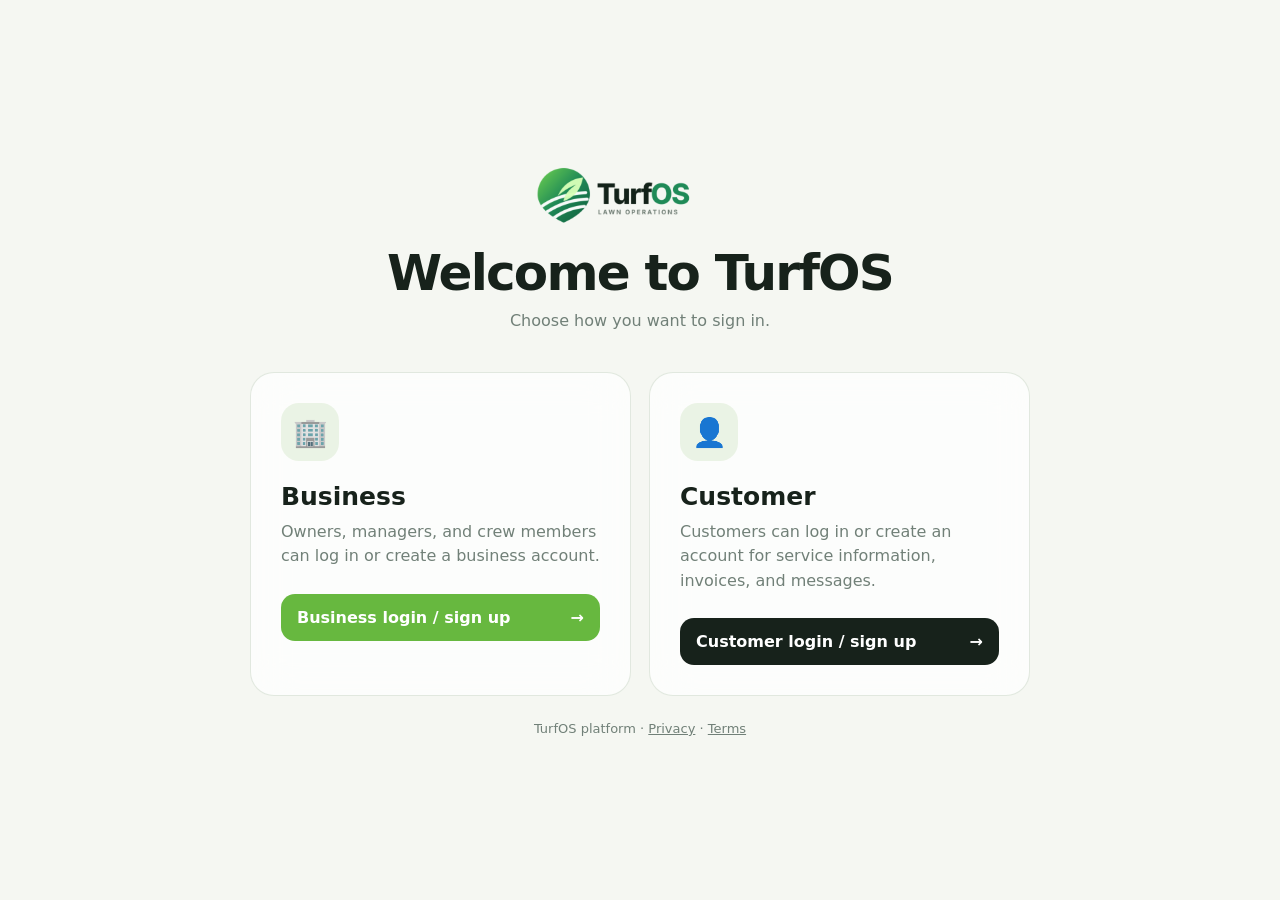
<file: index.html>
<!DOCTYPE html>
<html lang="en">
<head>
<meta charset="UTF-8">
<meta name="viewport" content="width=device-width, initial-scale=1, viewport-fit=cover">
<title>TurfOS — Sign in</title>
<meta name="description" content="Sign in to TurfOS as a business or customer.">
<meta name="theme-color" content="#F5F7F2">
<link rel="icon" type="image/png" href="assets/images/icon-192.png">
<link rel="apple-touch-icon" href="assets/images/apple-touch-icon.png">
<link rel="manifest" href="manifest.webmanifest">

<link rel="stylesheet" href="css/index.css"></head>
<body>
<main class="shell">
  <div class="brand"><img src="assets/images/turfos-logo.png" alt="TurfOS" onerror="this.style.display='none'"><h1>Welcome to TurfOS</h1><p>Choose how you want to sign in.</p></div>
  <div class="choices">
    <a class="choice" href="pages/business.html"><div class="icon">🏢</div><h2>Business</h2><p>Owners, managers, and crew members can log in or create a business account.</p><div class="go"><span>Business login / sign up</span><span>→</span></div></a>
    <a class="choice customer" href="pages/customer.html"><div class="icon">👤</div><h2>Customer</h2><p>Customers can log in or create an account for service information, invoices, and messages.</p><div class="go"><span>Customer login / sign up</span><span>→</span></div></a>
  </div>
  <div class="note">TurfOS platform · <a href="pages/privacy.html">Privacy</a> · <a href="pages/terms.html">Terms</a></div>
</main>
</body>
</html>
</file>
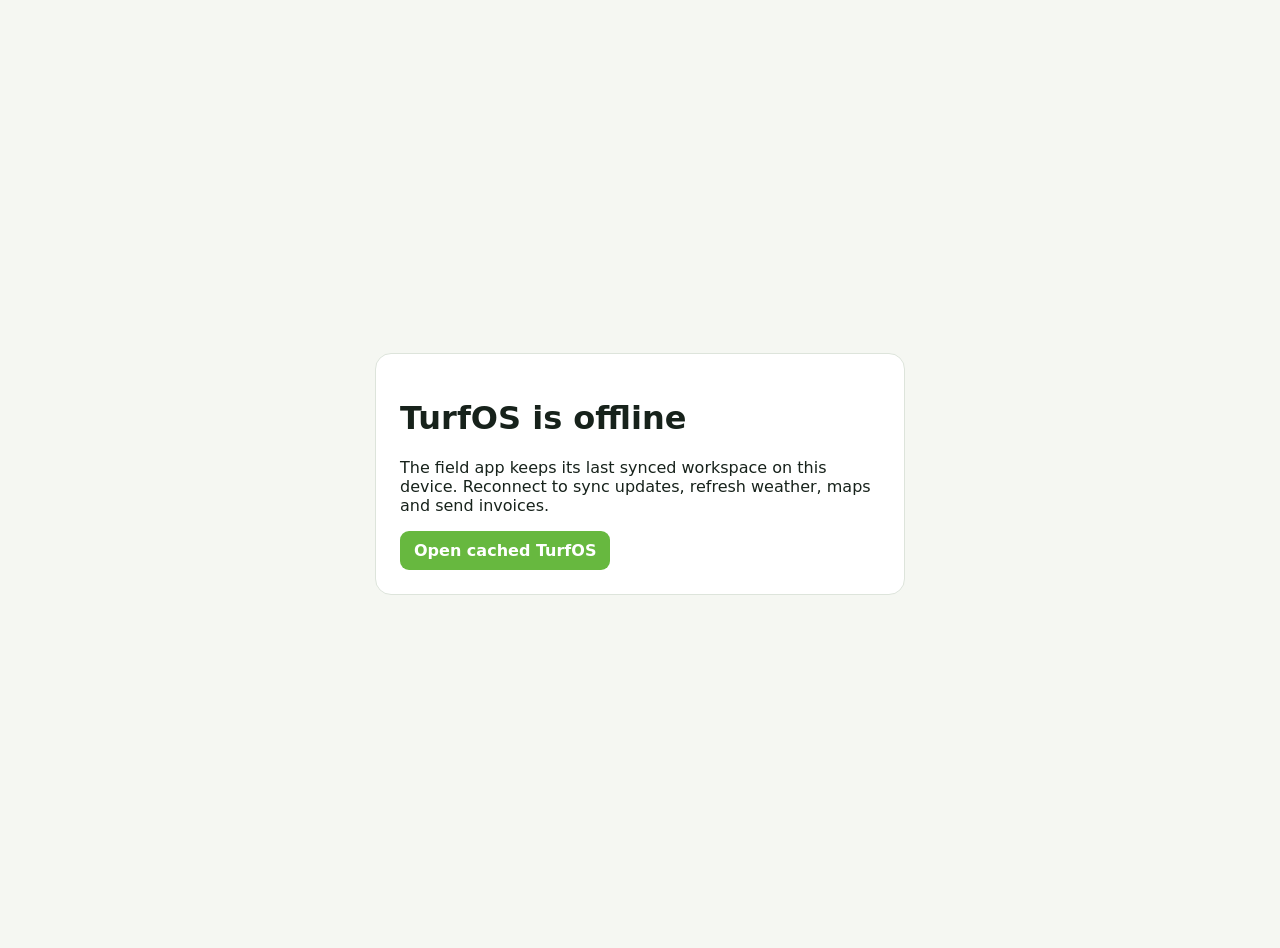
<file: pages/offline.html>
<!doctype html><html lang="en"><head><meta charset="utf-8"><meta name="viewport" content="width=device-width,initial-scale=1"><meta name="theme-color" content="#67B83F"><title>TurfOS Offline</title><link rel="stylesheet" href="../css/offline.css"></head><body><div class="c"><h1>TurfOS is offline</h1><p>The field app keeps its last synced workspace on this device. Reconnect to sync updates, refresh weather, maps and send invoices.</p><a href="app.html">Open cached TurfOS</a></div></body></html>
</file>
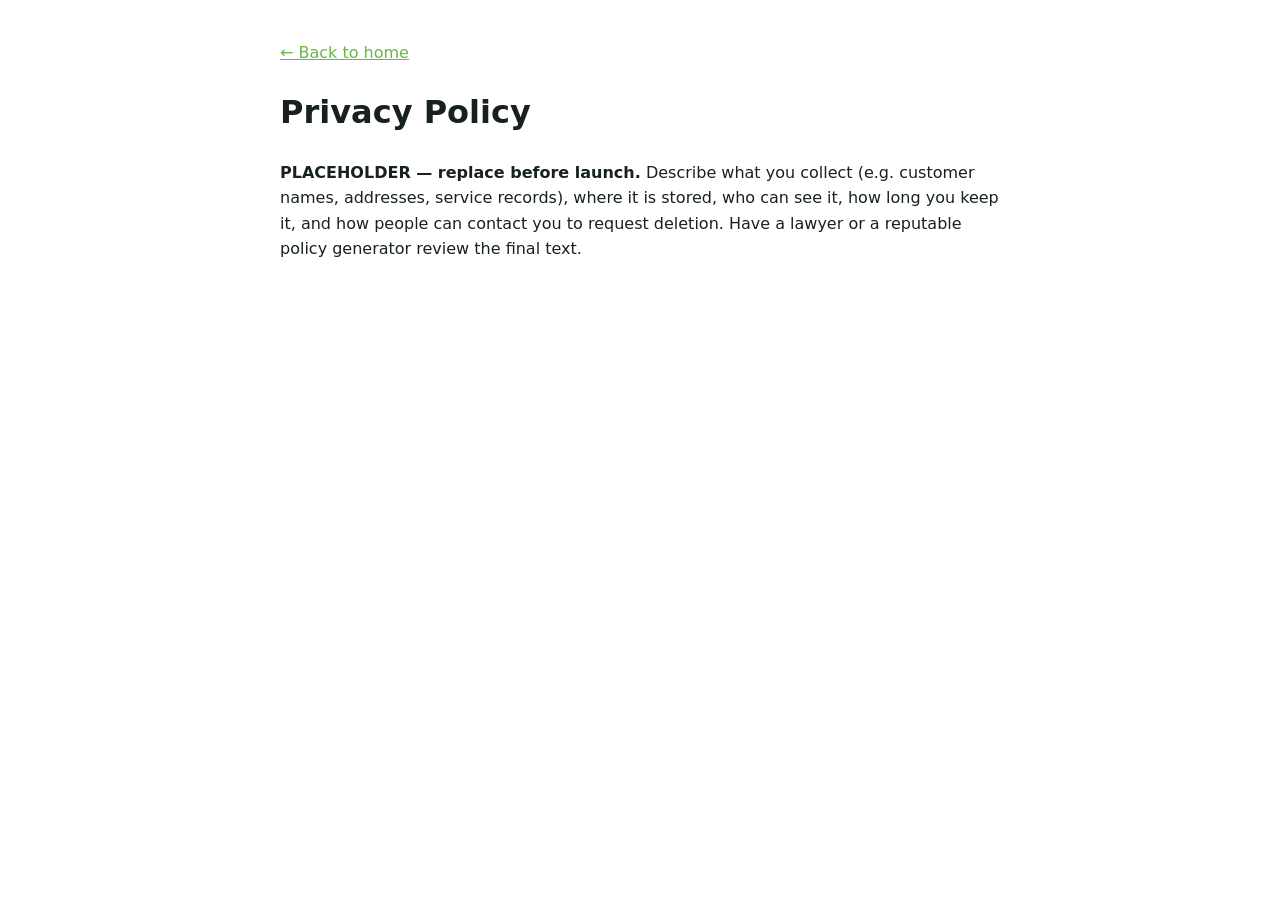
<file: pages/privacy.html>
<!DOCTYPE html><html lang="en"><head><meta charset="UTF-8"><meta name="viewport" content="width=device-width,initial-scale=1"><title>Privacy Policy — TurfOS</title>
<link rel="stylesheet" href="../css/privacy.css"></head>
<body><p><a href="../index.html">← Back to home</a></p><h1>Privacy Policy</h1><p><strong>PLACEHOLDER — replace before launch.</strong> Describe what you collect (e.g. customer names, addresses, service records), where it is stored, who can see it, how long you keep it, and how people can contact you to request deletion. Have a lawyer or a reputable policy generator review the final text.</p></body></html>
</file>
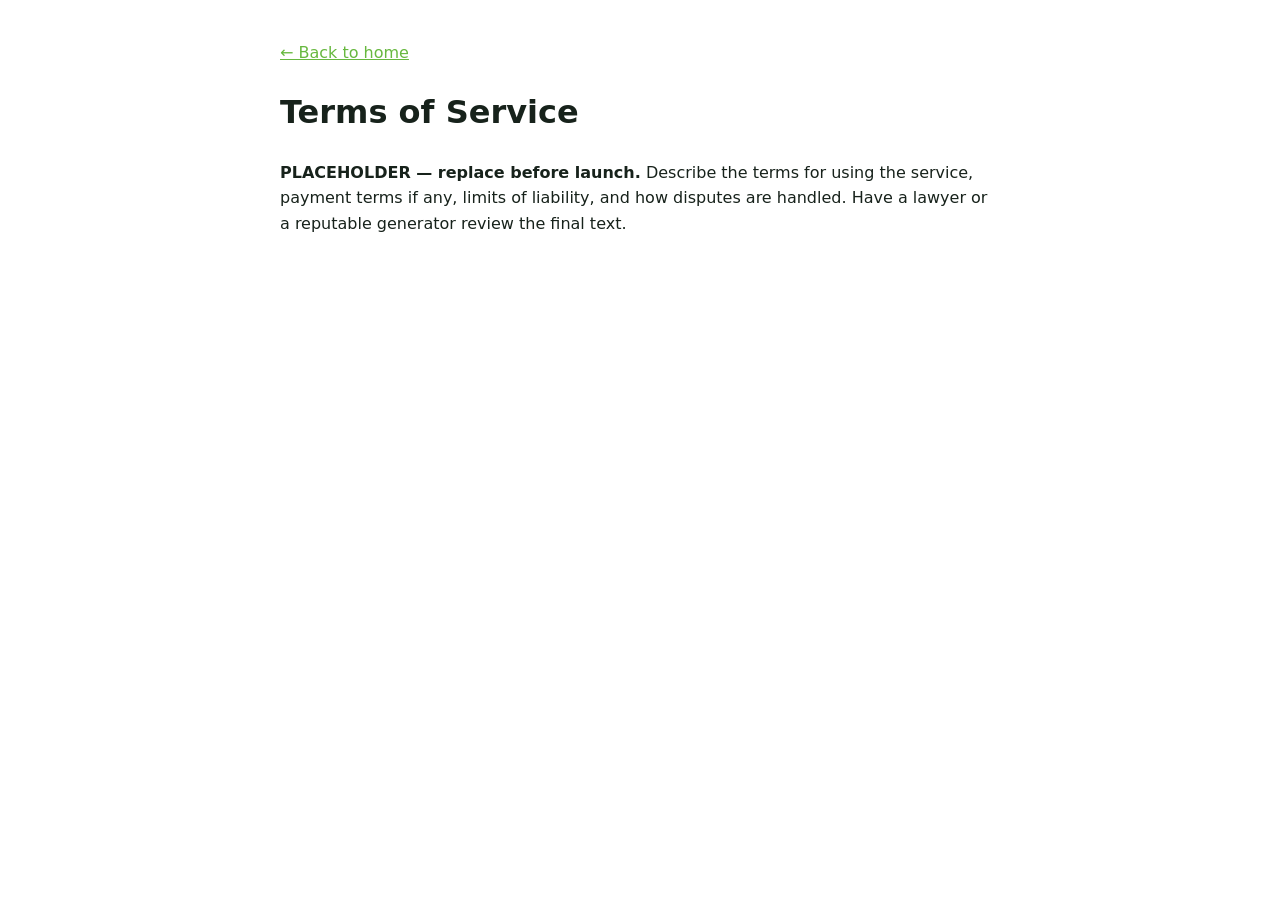
<file: pages/terms.html>
<!DOCTYPE html><html lang="en"><head><meta charset="UTF-8"><meta name="viewport" content="width=device-width,initial-scale=1"><title>Terms of Service — TurfOS</title>
<link rel="stylesheet" href="../css/terms.css"></head>
<body><p><a href="../index.html">← Back to home</a></p><h1>Terms of Service</h1><p><strong>PLACEHOLDER — replace before launch.</strong> Describe the terms for using the service, payment terms if any, limits of liability, and how disputes are handled. Have a lawyer or a reputable generator review the final text.</p></body></html>
</file>
<file: css/index.css>
:root{--bg:#F5F7F2;--panel:rgba(255,255,255,.72);--ink:#17221B;--muted:#718078;--line:#DDE4DB;--green:#67B83F;--soft:#EAF3E5}
*{box-sizing:border-box}body{margin:0;min-height:100svh;font-family:Inter,system-ui,-apple-system,"Segoe UI",sans-serif;background:#F5F7F2;color:var(--ink);display:grid;place-items:center;padding:24px}
.shell{width:min(780px,100%)}.brand{text-align:center;margin-bottom:38px}.brand img{width:min(220px,62vw);height:auto}.brand h1{font-size:clamp(34px,6vw,50px);line-height:1.03;margin:18px 0 9px;letter-spacing:-1.8px}.brand p{margin:0;color:var(--muted);font-size:16px;line-height:1.6}
.choices{display:grid;grid-template-columns:1fr 1fr;gap:18px}.choice{display:block;background:var(--panel);border:1px solid rgba(220,228,218,.85);border-radius:24px;padding:30px;text-decoration:none;color:inherit;backdrop-filter:blur(20px);-webkit-backdrop-filter:blur(20px);box-shadow:none;transition:.2s transform,.2s border-color,.2s background}.choice:hover{transform:translateY(-2px);border-color:#BCD8AF;background:rgba(255,255,255,.9)}.icon{width:58px;height:58px;border-radius:18px;background:var(--soft);display:grid;place-items:center;font-size:28px;margin-bottom:22px}.choice h2{font-size:25px;line-height:1.1;margin:0 0 9px}.choice p{color:var(--muted);line-height:1.55;margin:0 0 24px;min-height:50px}.go{display:flex;align-items:center;justify-content:space-between;background:var(--green);color:#fff;border-radius:14px;padding:14px 16px;font-weight:800}.customer .go{background:#17221B}
.note{text-align:center;color:var(--muted);font-size:13px;margin-top:25px}.note a{text-decoration:underline;color:inherit}
@media(max-width:620px){body{padding:20px 14px}.brand{margin-bottom:24px}.choices{grid-template-columns:1fr;gap:12px}.choice{padding:22px;border-radius:20px}.choice p{min-height:0}.icon{width:52px;height:52px;font-size:24px;margin-bottom:15px}}
</file>
<file: css/offline.css>
body{margin:0;font-family:system-ui;background:#F5F7F2;color:#17221B;display:grid;min-height:100vh;place-items:center;padding:24px}.c{max-width:480px;background:#FFFFFF;border:1px solid #DDE4DB;border-radius:16px;padding:24px}a{display:inline-block;background:#67B83F;color:#FFFFFF;text-decoration:none;padding:10px 14px;border-radius:9px;font-weight:700}
</file>
<file: css/privacy.css>
body{font-family:system-ui,sans-serif;max-width:720px;margin:40px auto;padding:0 22px;line-height:1.6;color:#17221B}a{color:#67B83F}@media(prefers-color-scheme:dark){body{background:#F5F7F2;color:#17221B}a{color:#67B83F}}
</file>
<file: css/terms.css>
body{font-family:system-ui,sans-serif;max-width:720px;margin:40px auto;padding:0 22px;line-height:1.6;color:#17221B}a{color:#67B83F}@media(prefers-color-scheme:dark){body{background:#F5F7F2;color:#17221B}a{color:#67B83F}}
</file>
